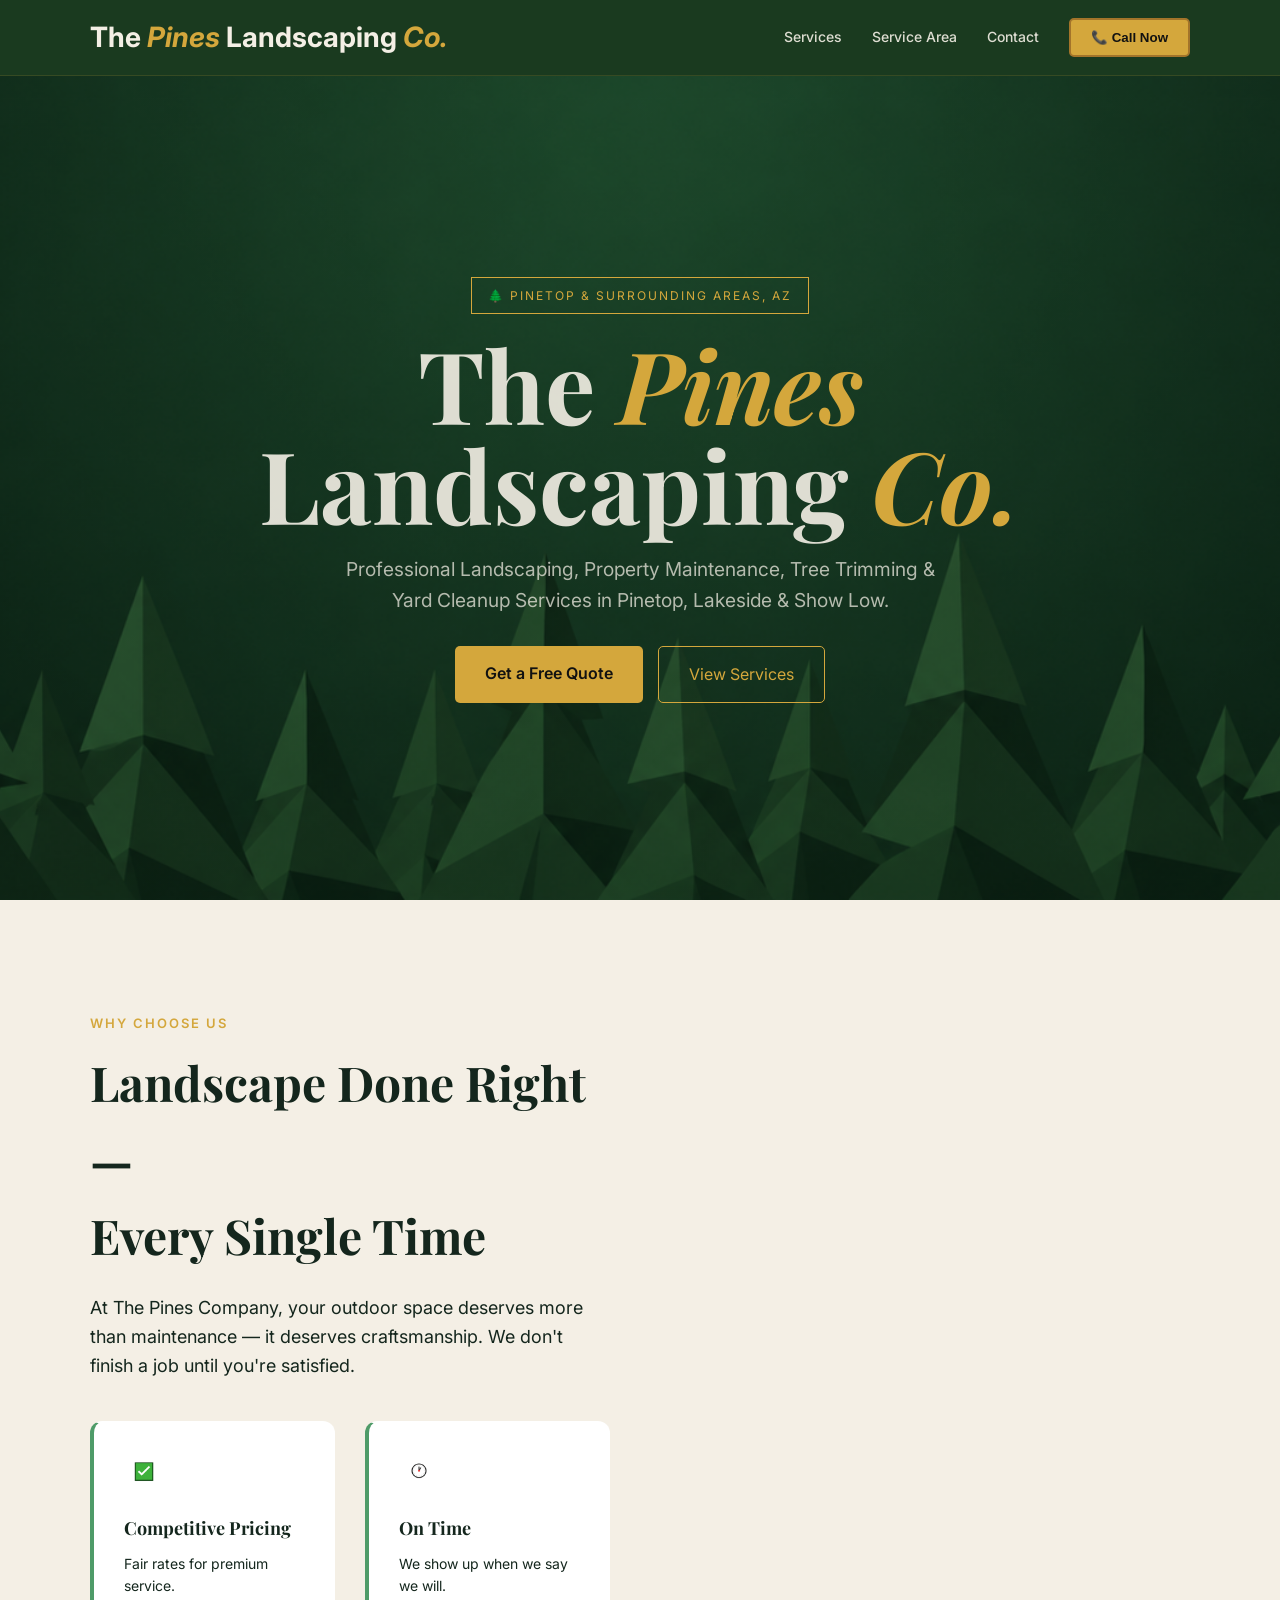
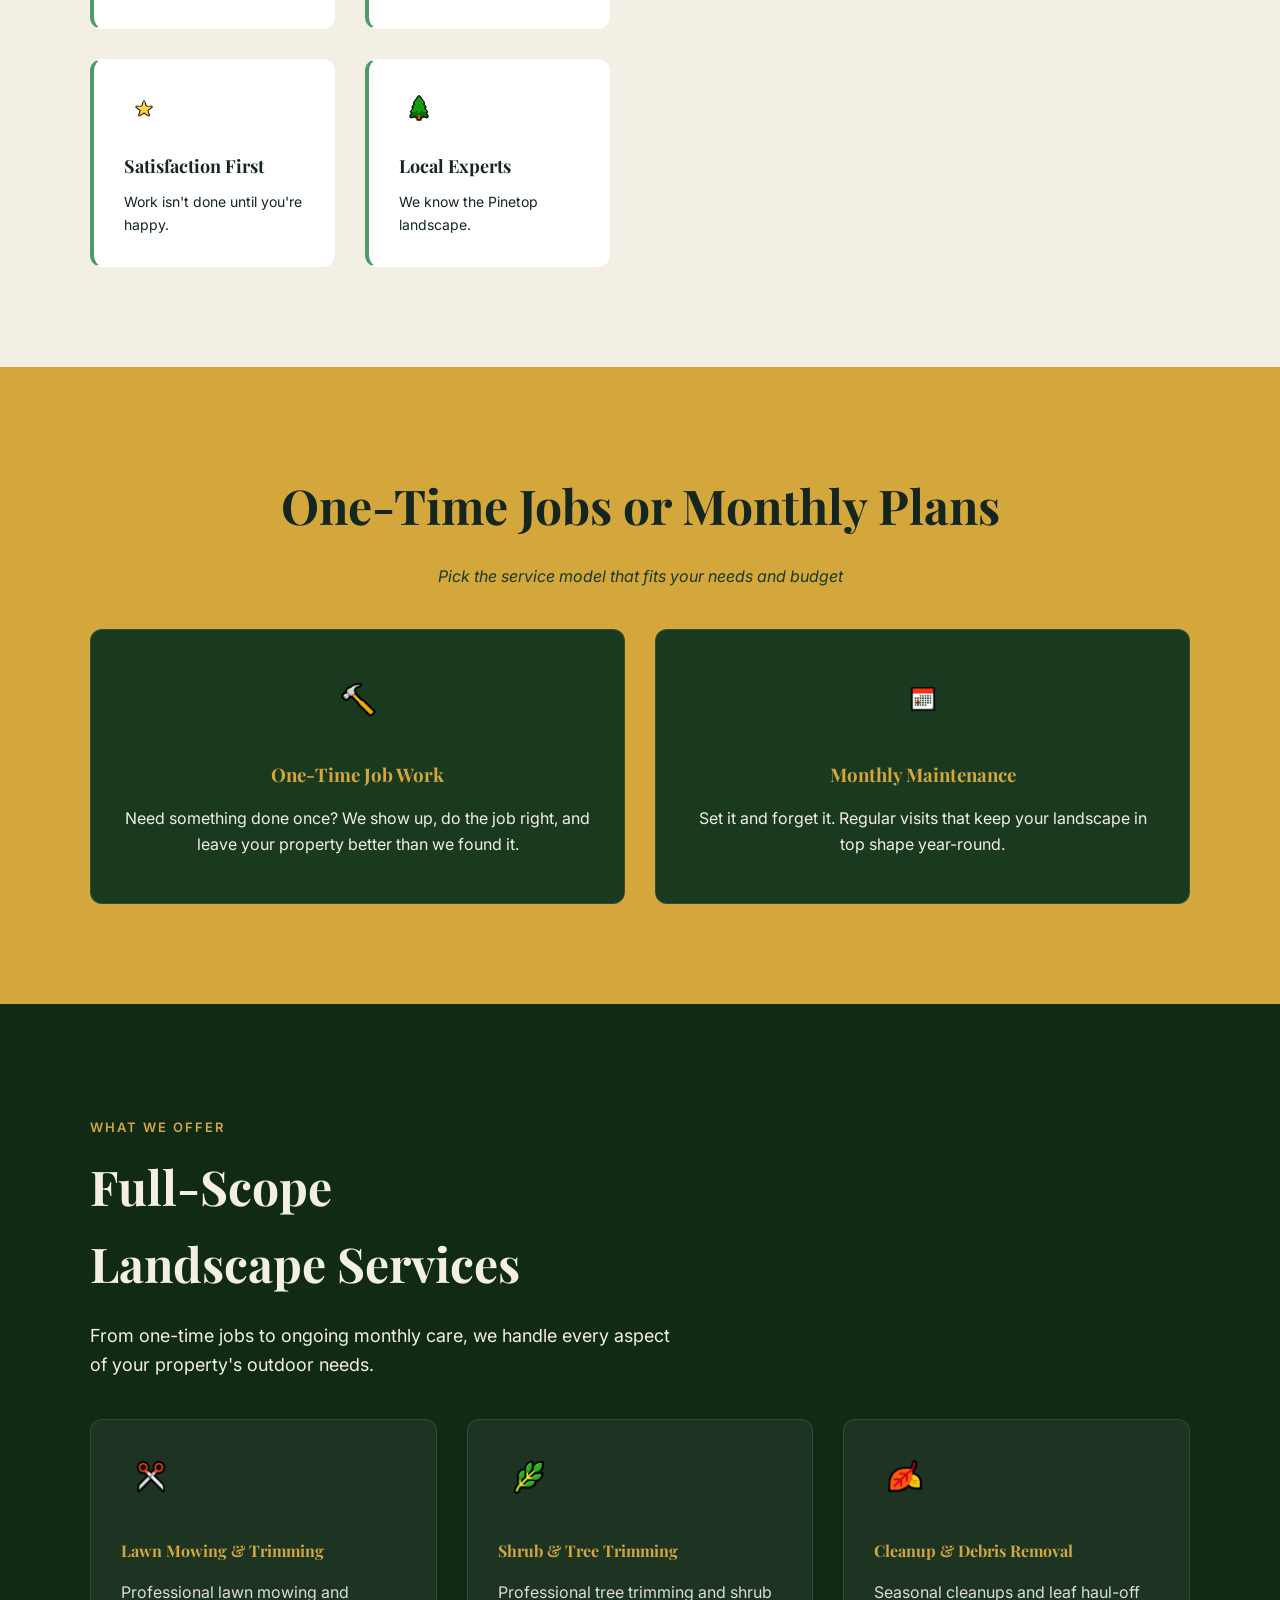
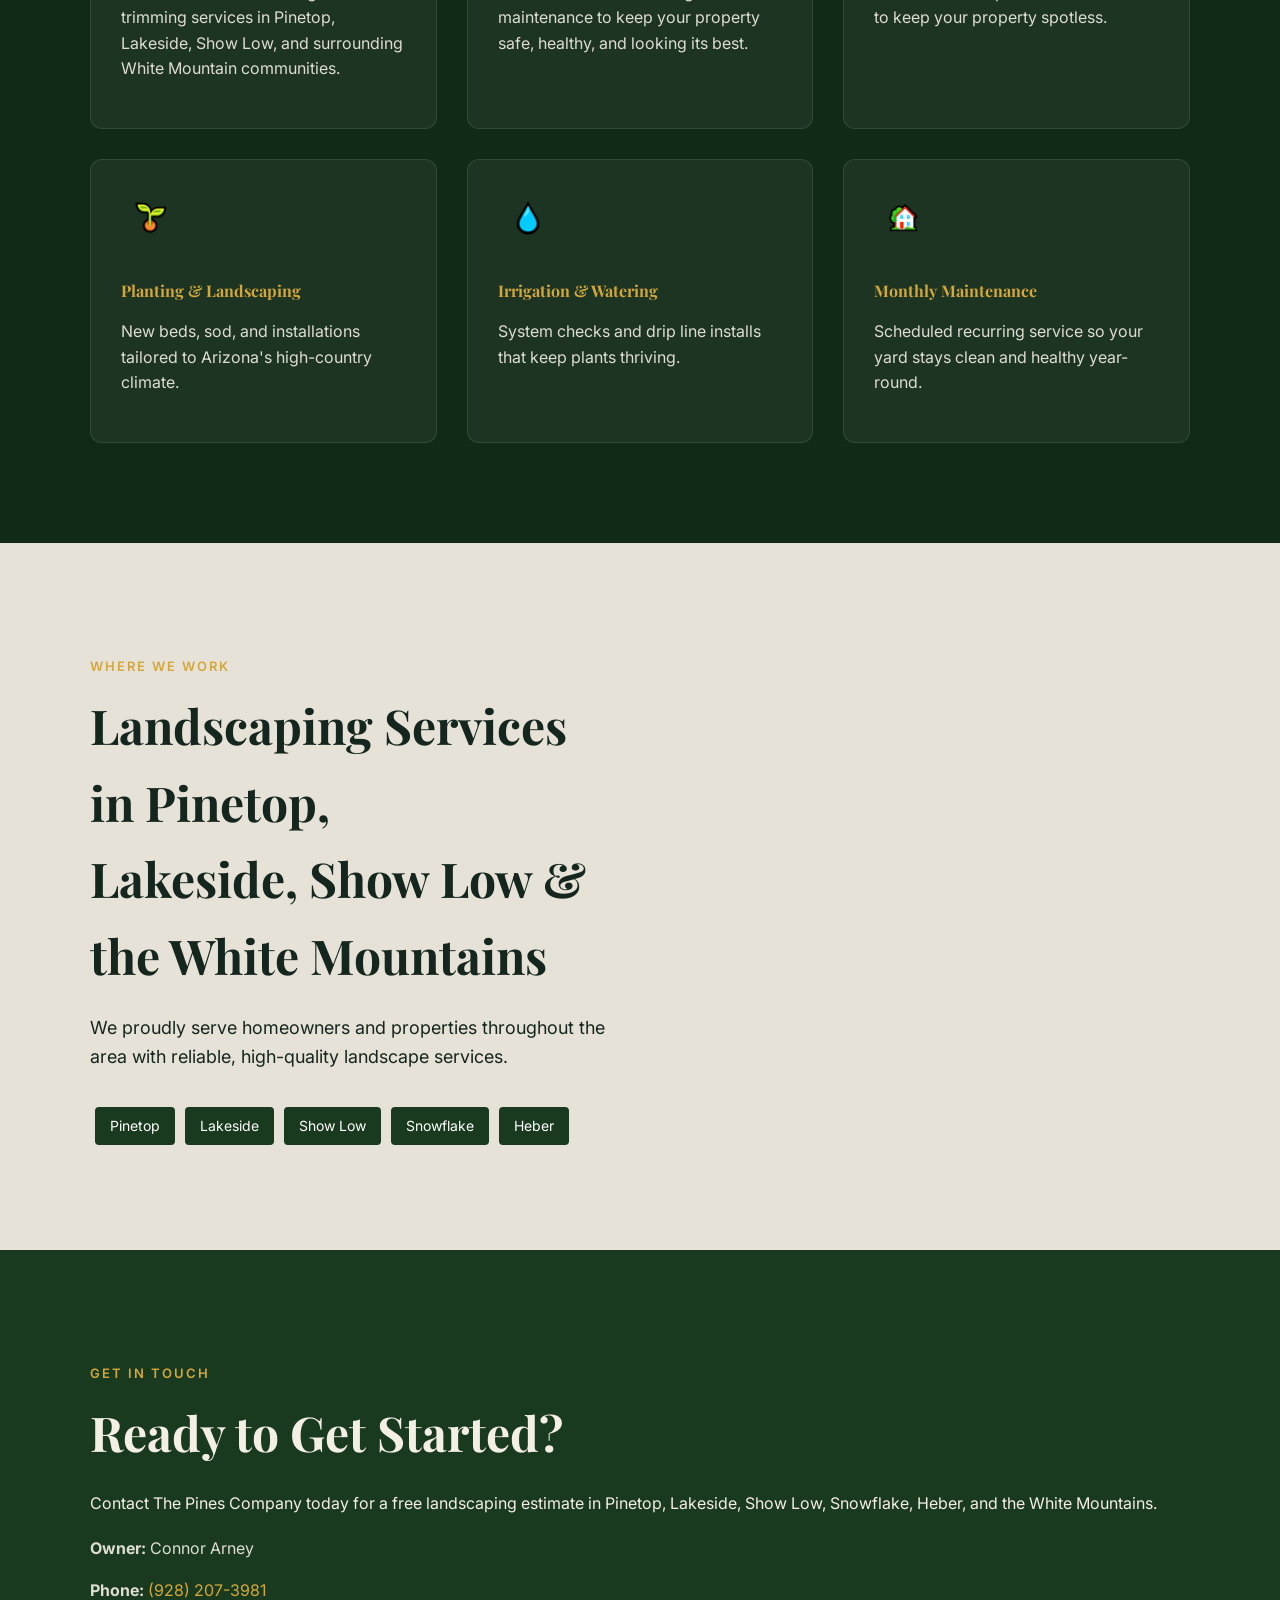
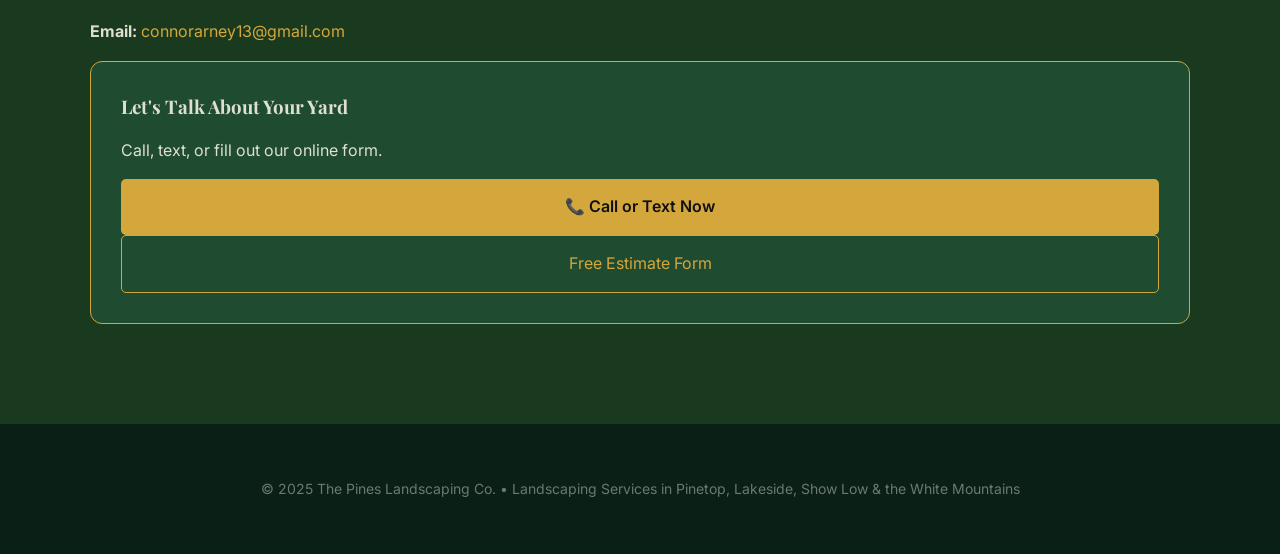
<file: index.html>
<!DOCTYPE html>
<html lang="en">
<head>
    <meta charset="UTF-8">
    <meta name="viewport" content="width=device-width, initial-scale=1.0">
    <title>Landscaping Services in Pinetop, AZ | The Pines Company</title>
    <meta name="description" content="Professional landscaping, yard cleanup, tree trimming, property maintenance, and outdoor services in Pinetop, Lakeside, Show Low, and the White Mountains.">

    <meta name="robots" content="index, follow">

    <!-- Favicon -->
    <link rel="icon"
          type="image/png"
          href="images/favicon.png">

           <!-- Open Graph (Facebook, iMessage, Discord, LinkedIn, etc.) -->
    <meta property="og:title"
          content="The Pines Company | Landscaping Pinetop, AZ">

    <meta property="og:description"
          content="Professional landscaping services in Pinetop and the White Mountains.">

    <meta property="og:image"
          content="https://thepineslandscaping.com/images/social-preview.png">

    <meta property="og:url"
          content="https://thepineslandscaping.com">

    <meta property="og:type"
          content="website">

    <!-- Twitter/X -->
    <meta name="twitter:card"
          content="summary_large_image">

    <meta name="twitter:title"
          content="The Pines Company | Landscaping Pinetop, AZ">

    <meta name="twitter:description"
          content="Professional landscaping services in Pinetop and the White Mountains.">

    <meta name="twitter:image"
          content="https://thepineslandscaping.com/images/social-preview.png">

    <script type="application/ld+json">
    {
    "@context": "https://schema.org",
    "@type": "LocalBusiness",
    "name": "The Pines Company",
    "url": "https://thepineslandscaping.com",
    "image": "https://thepineslandscaping.com/images/social-preview.png",
    "logo": "https://thepineslandscaping.com/images/favicon.png",
    "telephone": "+1-928-207-3981",
    "email": "connorarney13@gmail.com",
    "description": "Professional landscaping services in Pinetop and the White Mountains.",
    "address": {
        "@type": "PostalAddress",
        "addressLocality": "Show Low",
        "addressRegion": "AZ",
        "postalCode": "85901",
        "addressCountry": "US"
        },
    "areaServed": [
        "Pinetop, Arizona",
        "Lakeside, Arizona",
        "Show Low, Arizona",
        "Snowflake, Arizona",
        "Heber, Arizona",
        "Taylor, Arizona"
    ],
    "keywords": [
        "Landscaping",
        "Property Maintenance",
        "Lawn Mowing",
        "Tree Trimming",
        "Yard Cleanup",
        "Irrigation",
        "Pinetop Landscaping",
        "Show Low Landscaping"
    ]
    }
    </script>
    
    <!-- Google Fonts -->
    <link href="https://fonts.googleapis.com/css2?family=Playfair+Display:ital,wght@0,500;0,700;1,700&family=Inter:wght@300;400;600&display=swap" rel="stylesheet">
    <link rel="stylesheet" href="styles.css">
</head>
<body>

<header class="nav" id="main-header">
    <div class="container nav-inner">
        <div class="logo">
            The <span>Pines</span> Landscaping <span>Co.</span>
        </div>

        <button class="menu-toggle" aria-label="Toggle Menu">
            <span></span>
            <span></span>
            <span></span>
        </button>

        <nav class="nav-links">

          <a href="#services">Services</a>

          <a href="#area">Service Area</a>

          <a href="#contact">Contact</a>

          <!-- MOBILE -->
          <a href="tel:19282073981"
            class="btn-call mobile-only">
            📞 Call Now
          </a>

          <!-- DESKTOP -->
          <div class="call-wrapper desktop-only">

            <button class="btn-call"
                    id="desktopCallBtn">
              📞 Call Now
            </button>

            <div class="call-popup"
                id="callPopup">

              <p>(928) 207-3981</p>

            </div>

          </div>

        </nav>

        
    </div>
</header>

<!-- HERO -->
<section class="hero">
    <div class="container hero-content">
        <div class="badge">🌲 PINETOP & SURROUNDING AREAS, AZ</div>
        <h1>The <span>Pines</span><br>Landscaping <span>Co.</span></h1>
        <p class="subtitle">Professional Landscaping, Property Maintenance, Tree Trimming & Yard Cleanup Services in Pinetop, Lakeside & Show Low.</p>
        <div class="hero-buttons">
            <a href="https://docs.google.com/forms/d/e/1FAIpQLSfr3iakLlUoc0oCyKcKBUTKfiY2sQAtO63tjd94YqLCrpw_ZQ/viewform?usp=header" target="_blank" class="btn-primary">Get a Free Quote</a>
            <a href="#services" class="btn-outline">View Services</a>
        </div>
    </div>
    <!-- The mountain shape is preserved in CSS -->
<!--<div class="mountains"></div>-->    
</section>

<!-- WHY CHOOSE US -->
<section class="why section-padding">
    <div class="container split">
        <div class="why-left">
            <p class="section-tag">WHY CHOOSE US</p>
            <h2 class="section-title">Landscape Done Right <br>—<br> Every Single Time</h2>
            <p class="section-description">
                At The Pines Company, your outdoor space deserves more than maintenance — it deserves craftsmanship. We don't finish a job until you're satisfied.
            </p>

            <div class="grid-2 mt-40">
                <div class="feature-card">
                    <img src="images/check.png" alt="Check" class="icon-small">
                    <h3>Competitive Pricing</h3>
                    <p>Fair rates for premium service.</p>
                </div>
                <div class="feature-card">
                    <img src="images/clock.png" alt="Clock" class="icon-small">
                    <h3>On Time</h3>
                    <p>We show up when we say we will.</p>
                </div>
                <div class="feature-card">
                    <img src="images/star.png" alt="Star" class="icon-small">
                    <h3>Satisfaction First</h3>
                    <p>Work isn't done until you're happy.</p>
                </div>
                <div class="feature-card">
                    <img src="images/pine_tree.png" alt="Tree" class="icon-small">
                    <h3>Local Experts</h3>
                    <p>We know the Pinetop landscape.</p>
                </div>
            </div>
        </div>
        <div class="why-right">
            <!-- <div class="image-placeholder main-img-wrapper">
                <img src="images/landscape.jpg" alt="Landscaping Work" class="rounded-img">
            </div> -->
        </div>
    </div>
</section>

<!-- PLANS -->
<section class="plans section-padding">
    <div class="container text-center">
        <h2 class="section-title dark-text">One-Time Jobs or Monthly Plans</h2>
        <p class="section-subtitle">Pick the service model that fits your needs and budget</p>

        <div class="grid-2 mt-40">
            <div class="plan-card">
                <img src="images/hammer.png" alt="Hammer" class="icon-large">
                <h3>One-Time Job Work</h3>
                <p>Need something done once? We show up, do the job right, and leave your property better than we found it.</p>
            </div>
            <div class="plan-card">
                <img src="images/calender_icon.png" alt="Calendar" class="icon-large">
                <h3>Monthly Maintenance</h3>
                <p>Set it and forget it. Regular visits that keep your landscape in top shape year-round.</p>
            </div>
        </div>
    </div>
</section>

<!-- SERVICES -->
<section id="services" class="services section-padding">
    <div class="container">
        <p class="section-tag">WHAT WE OFFER</p>
        <h2 class="section-title light-text">Full-Scope<br>Landscape Services</h2>
        <p class="section-description light-text">From one-time jobs to ongoing monthly care, we handle every aspect of your property's outdoor needs.</p>
        
        <div class="grid-3 mt-40">
            <div class="service-card">
                <img src="images/scissors.png" alt="Lawn mowing services in Pinetop Arizona" class="icon-medium">
                <h4>Lawn Mowing & Trimming</h4>
                <p>Professional lawn mowing and trimming services in Pinetop, Lakeside, Show Low, and surrounding White Mountain communities.</p>
            </div>
            <div class="service-card">
                <img src="images/shrub.png" alt="Tree trimming and shrub maintenance in Show Low Arizona" class="icon-medium">
                <h4>Shrub & Tree Trimming</h4>
                <p>Professional tree trimming and shrub maintenance to keep your property safe, healthy, and looking its best.</p>
            </div>
            <div class="service-card">
                <img src="images/leaf.png" alt="Yard cleanup and debris removal services" class="icon-medium">
                <h4>Cleanup & Debris Removal</h4>
                <p>Seasonal cleanups and leaf haul-off to keep your property spotless.</p>
            </div>
            <div class="service-card">
                <img src="images/plant.png" alt="Planting" class="icon-medium">
                <h4>Planting & Landscaping</h4>
                <p>New beds, sod, and installations tailored to Arizona's high-country climate.</p>
            </div>
            <div class="service-card">
                <img src="images/water.png" alt="Irrigation" class="icon-medium">
                <h4>Irrigation & Watering</h4>
                <p>System checks and drip line installs that keep plants thriving.</p>
            </div>
            <div class="service-card">
                <img src="images/house.png" alt="Maintenance" class="icon-medium">
                <h4>Monthly Maintenance</h4>
                <p>Scheduled recurring service so your yard stays clean and healthy year-round.</p>
            </div>
        </div>
    </div>
</section>

<!-- AREA -->
<section id="area" class="area section-padding">
    <div class="container split">
        <div>
            <p class="section-tag">WHERE WE WORK</p>
            <h2 class="section-title dark-text">Landscaping Services in Pinetop,<br>Lakeside, Show Low & the White Mountains</h2>
            <p class="section-description dark-text">We proudly serve homeowners and properties throughout the area with reliable, high-quality landscape services.</p>
            <div class="locations-tags">
                <span>Pinetop</span><span>Lakeside</span><span>Show Low</span><span>Snowflake</span><span>Heber</span>
            </div>
        </div>
        <!-- <div class="area-image-wrapper">
            <img src="images/service-area.jpg" alt="Pinetop Arizona" class="rounded-img shadow">
        </div> -->
    </div>
</section>

<!-- CONTACT -->
<section id="contact" class="contact section-padding">
    <div class="container contact-grid">
        <div>
            <p class="section-tag">GET IN TOUCH</p>
            <h2 class="section-title light-text">Ready to Get Started?</h2>
            <p class="light-text mb-20">Contact The Pines Company today for a free landscaping estimate in Pinetop, Lakeside, Show Low, Snowflake, Heber, and the White Mountains.</p>
            <div class="contact-details">
                <p><strong>Owner:</strong> Connor Arney</p>
                <p><strong>Phone:</strong> <a href="tel:19282073981">(928) 207-3981</a></p>
                <p><strong>Email:</strong> <a href="mailto:connorarney13@gmail.com">connorarney13@gmail.com</a></p>
            </div>
        </div>
        <div class="contact-card">
            <h3>Let's Talk About Your Yard</h3>
            <p>Call, text, or fill out our online form.</p>
            <a href="tel:19282073981" class="btn-primary block text-center">📞 Call or Text Now</a>
            <a href="https://docs.google.com/forms/d/e/1FAIpQLSfr3iakLlUoc0oCyKcKBUTKfiY2sQAtO63tjd94YqLCrpw_ZQ/viewform?usp=header" target="_blank" class="btn-outline block text-center mt-10">Free Estimate Form</a>
        </div>
    </div>
</section>

<footer>
    <div class="container">
        <p>&copy; 2025 The Pines Landscaping Co. • Landscaping Services in Pinetop, Lakeside, Show Low & the White Mountains</p>
    </div>
</footer>

<script src="scripts.js"></script>
</body>
</html>
</file>
<file: styles.css>
/* =========================
   VARIABLES & RESET
========================= */
:root {
  --primary-green: #1a3a1f;
  --accent-gold: #d4a73c;
  --off-white: #f4efe5;
  --text-dark: #14261d;
  --text-light: rgba(244, 239, 229, 0.9);
  --white: #ffffff;
  --transition: all 0.3s ease;
}

* { box-sizing: border-box; }

body {
  margin: 0;
  font-family: 'Inter', sans-serif;
  background: var(--primary-green);
  color: var(--text-light);
  line-height: 1.6;
  overflow-x: hidden;
}

h1, h2, h3, h4 {
  font-family: 'Playfair Display', serif;
  margin: 0;
}

.container {
  width: 90%;
  max-width: 1100px;
  margin: auto;
}

.section-padding { padding: 100px 0; }
.mt-40 { margin-top: 40px; }
.mb-20 { margin-bottom: 20px; }
.text-center { text-align: center; }

/* =========================
   NAVIGATION
========================= */
.nav {
  position: fixed;
  top: 0;
  width: 100%;
  z-index: 1000;
  padding: 15px 0;
  background: var(--primary-green);
  border-bottom: 1px solid rgba(212, 167, 60, 0.15);
  transition: var(--transition);
}

.nav.scrolled {
  padding: 10px 0;
  box-shadow: 0 5px 20px rgba(0,0,0,0.3);
}

.nav-inner {
  display: flex;
  justify-content: space-between;
  align-items: center;
}

.logo {
  font-size: 28px;
  font-weight: 700;
  color: var(--off-white);
}

.logo span { color: var(--accent-gold); font-style: italic; }

.nav-links { display: flex; gap: 30px; align-items: center; }

.nav-links a {
  color: var(--text-light);
  text-decoration: none;
  font-size: 14px;
  font-weight: 500;
  transition: var(--transition);
}

.nav-links a:hover { color: var(--accent-gold); }

.btn-call {
  background: var(--accent-gold);
  color: #111 !important;
  padding: 10px 20px;
  border-radius: 5px;
  font-weight: 600;
  text-decoration: none;
  border: 2px solid rgb(163, 116, 42);
  box-shadow: none;
}

/* Mobile Menu Toggle */
.menu-toggle {
  display: none;
  background: none;
  border: none;
  cursor: pointer;
  flex-direction: column;
  gap: 5px;
}

.menu-toggle span {
  display: block;
  width: 25px;
  height: 3px;
  background: var(--off-white);
}

/* =========================
   HERO
========================= */
.hero {
  height: 100vh;

  display: flex;

  align-items: center;

  text-align: center;

  position: relative;

  background:
    linear-gradient(
      rgba(0,0,0,0.25),
      rgba(0,0,0,0.25)
    ),
    url("images/HERObg.png");

  background-size: cover;

  background-position: center;

  background-repeat: no-repeat;

  padding-top: 80px;
}

.badge {
  display: inline-block;
  border: 1px solid var(--accent-gold);
  color: var(--accent-gold);
  padding: 8px 16px;
  font-size: 12px;
  letter-spacing: 2px;
  margin-bottom: 20px;
}

.hero h1 { font-size: clamp(50px, 8vw, 100px); line-height: 1; }
.hero h1 span { color: var(--accent-gold); font-style: italic; }

.subtitle {
  font-size: 1.2rem;
  margin: 20px auto;
  max-width: 600px;
  opacity: 0.8;
}

.hero-buttons { display: flex; justify-content: center; gap: 15px; margin-top: 30px; }

/* =========================
   COMPONENTS (Cards & Buttons)
========================= */
.btn-primary {
  background: var(--accent-gold);
  color: #111;
  padding: 15px 30px;
  border-radius: 5px;
  text-decoration: none;
  font-weight: 600;
  display: inline-block;
  transition: var(--transition);
}

.btn-primary:hover { transform: translateY(-3px); box-shadow: 0 5px 15px rgba(0,0,0,0.2); }

.btn-outline {
  border: 1px solid var(--accent-gold);
  color: var(--accent-gold);
  padding: 15px 30px;
  border-radius: 5px;
  text-decoration: none;
  display: inline-block;
  transition: var(--transition);
}

.btn-outline:hover { background: var(--accent-gold); color: #111; }

.block { display: block; width: 100%; }

/* Grid logic */
.grid-2 { display: grid; grid-template-columns: 1fr 1fr; gap: 30px; }
.grid-3 { display: grid; grid-template-columns: repeat(3, 1fr); gap: 30px; }
.split { display: grid; grid-template-columns: 1fr 1fr; gap: 60px; align-items: center; }

/* Common Card Style */
.feature-card, .plan-card, .service-card, .contact-card {
  background: rgba(255,255,255,0.05);
  border: 1px solid rgba(255,255,255,0.1);
  padding: 30px;
  border-radius: 12px;
  transition: var(--transition);
}

.feature-card { background: var(--white); color: var(--text-dark); border-left: 4px solid #4e9b68; }
.feature-card h3 { font-size: 18px; margin-bottom: 10px; }
.feature-card p { font-size: 14px; margin: 0; }

.plan-card { background: var(--primary-green); color: var(--off-white); text-align: center; }
.plan-card h3 { color: var(--accent-gold); margin: 15px 0; }

.service-card:hover { transform: translateY(-5px); border-color: var(--accent-gold); }
.service-card h4 { margin-bottom: 10px; color: var(--accent-gold); }

/* Section Typo */
.section-tag { color: var(--accent-gold); letter-spacing: 2px; font-weight: 600; font-size: 13px; margin-bottom: 10px; }
.section-title { font-size: clamp(32px, 5vw, 48px); margin-bottom: 20px; }
.section-description { font-size: 18px; max-width: 600px; margin-bottom: 30px; }

.dark-text { color: var(--text-dark); }
.light-text { color: var(--off-white); }

/* =========================
   SECTIONS SPECIFIC
========================= */
.why { background: var(--off-white); color: var(--text-dark); }

.plans { background: var(--accent-gold); }
.section-subtitle { font-style: italic; color: var(--primary-green); }

.services { background: #102a16; }

.area { background: #e7e2d8; color: var(--text-dark); }
.locations-tags span {
  display: inline-block;
  background: var(--primary-green);
  color: white;
  padding: 8px 15px;
  margin: 5px;
  border-radius: 4px;
  font-size: 14px;
}

.contact-card { background: rgba(32, 77, 52, 0.9); border: 1px solid var(--accent-gold); }
.contact-details a { color: var(--accent-gold); text-decoration: none; }

.rounded-img { width: 100%; border-radius: 15px; display: block; }
.shadow { box-shadow: 0 20px 40px rgba(0,0,0,0.2); }

/* =========================
   MOUNTAIN CLIP (Original preserved)
========================= */
.mountains {
  position: absolute;
  bottom: 0; left: 0; width: 100%; height: 200px; z-index: 1; pointer-events: none;
}
.mountains::after {
  content: ""; position: absolute; inset: 0;
  clip-path: polygon(0% 100%, 4% 70%, 14% 52%, 27% 65%, 42% 42%, 58% 58%, 74% 38%, 90% 55%, 100% 100%);
  background-color: rgba(95, 160, 95, 0.2);
}

footer { background: #0a1f15; padding: 40px 0; text-align: center; font-size: 14px; color: rgba(255,255,255,0.4); }

/* =========================
   RESPONSIVE
========================= */

.desktop-only {
  display: inline-block;
}

.mobile-only {
  display: none;
}

@media (max-width: 900px) {
  .desktop-only { display: none !important; }
  .mobile-only { display: inline-block !important; }
  .menu-toggle { display: flex; }
  
  .nav-links {
    position: absolute;
    top: 100%; left: 0; width: 100%;
    background: var(--primary-green);
    flex-direction: column;
    padding: 20px;
    gap: 20px;
    display: none; /* Toggle with JS */
  }
  
  .nav-links.active { display: flex; }
  
  .split, .grid-3, .grid-2, .contact-grid { grid-template-columns: 1fr; }
  
  .hero { height: auto; padding: 150px 0 100px; }
  .hero-buttons { flex-direction: column; }
}

/* =========================
   MOBLIE & DESKTOP BEHAVIOR
========================= */

.call-wrapper {
  position: relative;
}

.call-popup {
  position: absolute;

  top: 120%;

  right: 0;

  background: rgba(26, 58, 31, 1);

  color: rgba(244, 239, 229, 1);

  border: 2px solid rgba(212, 175, 55, 1);

  padding: 14px 18px;

  border-radius: 10px;

  box-shadow:
    0 10px 30px rgba(0,0,0,0.18);

  opacity: 0;

  pointer-events: none;

  transform: translateY(-10px);

  transition: 0.25s ease;

  white-space: nowrap;

  z-index: 1000;
}

.call-popup.active {
  opacity: 1;

  pointer-events: auto;

  transform: translateY(0);
}

/* =========================
   IMAGE & ICON CONSTRAINTS
========================= */

/* This prevents icons from blowing up to full width */
.icon-small {
    width: 40px;
    height: 40px;
    object-fit: contain; /* Keeps ratio, doesn't stretch */
    margin-bottom: 15px;
}

.icon-medium {
    width: 60px;
    height: 60px;
    object-fit: contain;
    margin-bottom: 20px;
}

.icon-large {
    width: 80px;
    height: 80px;
    object-fit: contain;
    margin-bottom: 20px;
    display: block;
    margin-left: auto;
    margin-right: auto;
}

/* This controls the large "Service Area" and "Landscape" photos */
.rounded-img {
    width: 100%;
    max-height: 450px;    /* Prevents the image from being infinitely tall */
    object-fit: cover;    /* Crops the image to fit the box without stretching */
    border-radius: 12px;
    display: block;
}

/* Specifically for the "Why Choose Us" side image */
.why-right .rounded-img {
    max-height: 600px; /* Allows this one to be a bit taller to match text height */
}

/* Placeholder box styling in case images haven't loaded */
.image-placeholder {
    background: #0a1f15;
    border-radius: 12px;
    overflow: hidden;
}

/* =========================
   RESPONSIVE IMAGE ADJUSTMENTS
========================= */
@media (max-width: 900px) {
    .rounded-img {
        max-height: 300px; /* Makes images shorter on mobile so you don't have to scroll forever */
    }
}
</file>
